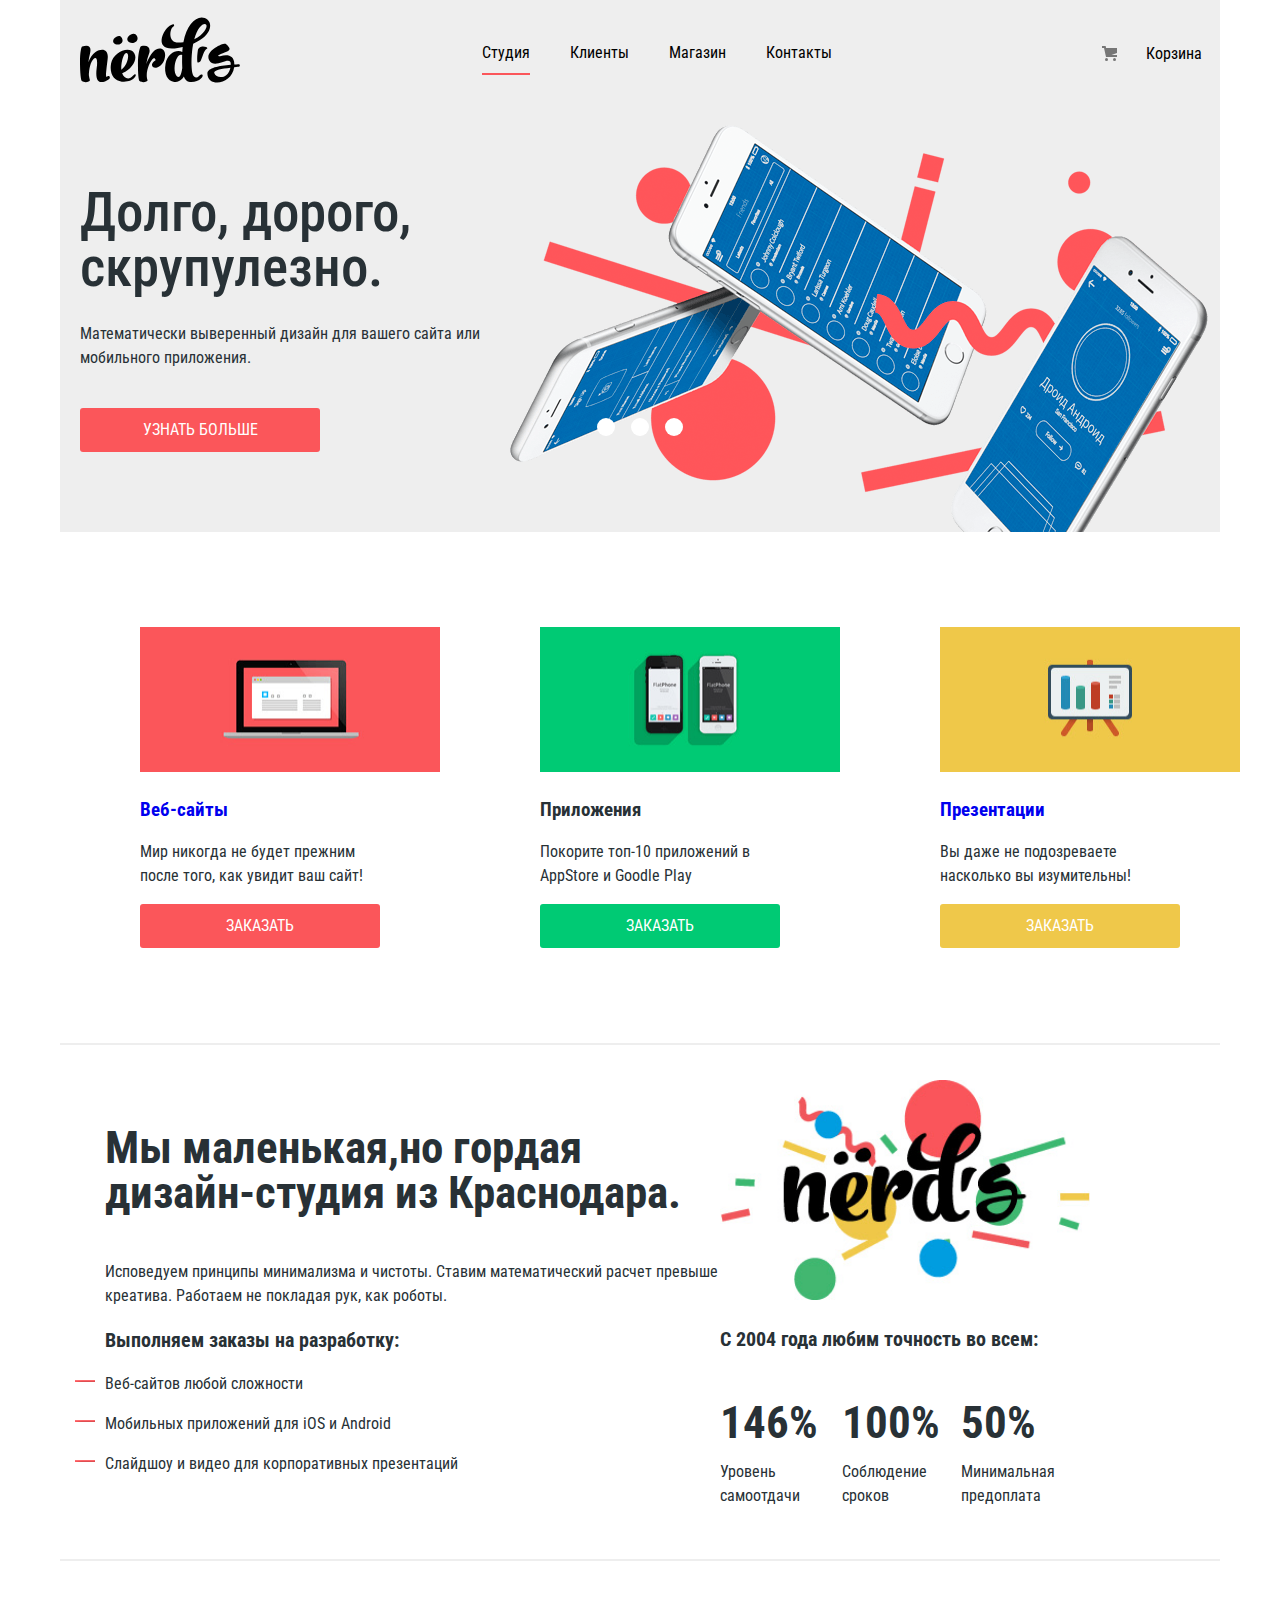
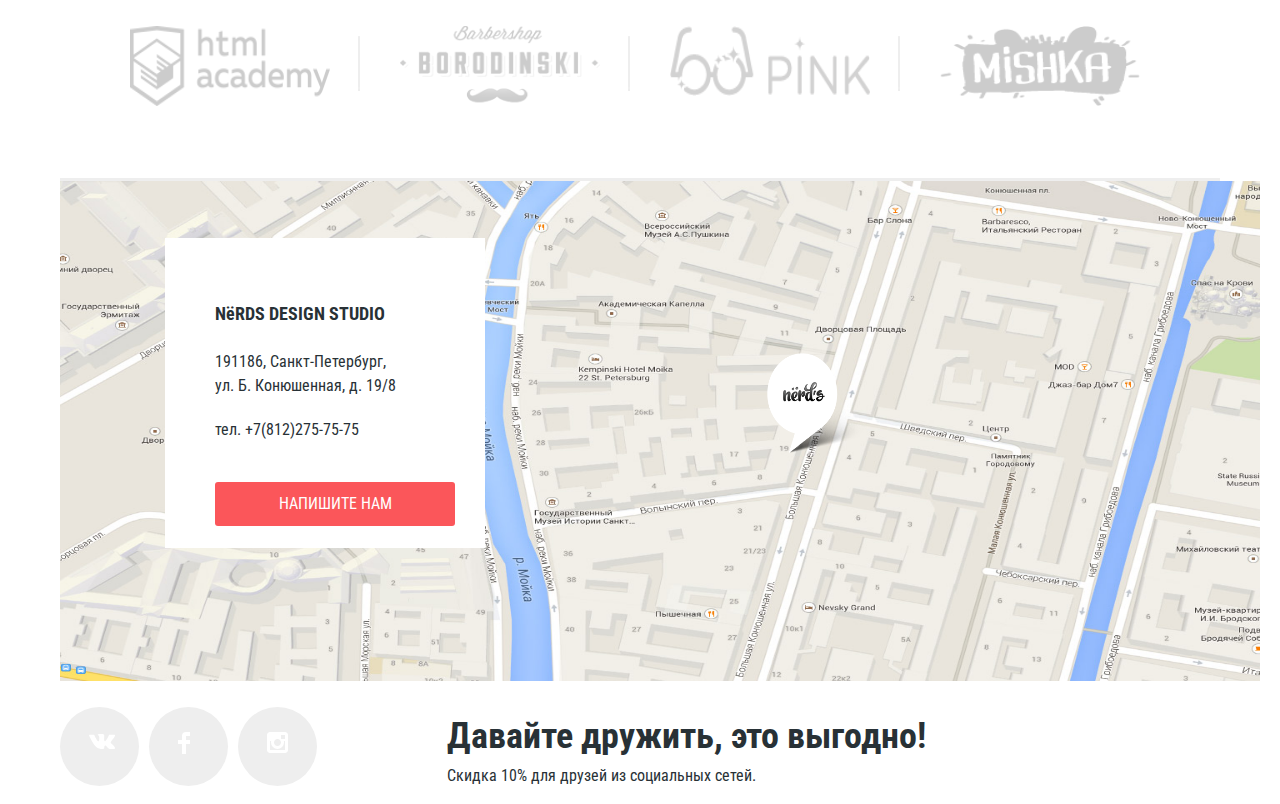
<file: index.html>
<!DOCTYPE html>
<html lang="ru">

<head>
    <meta charset="utf-8">
    <title>Веб-студия "Nurds"</title>
    <link rel="stylesheet" type="text/css" href="css/styles.css">
    <link href="https://fonts.googleapis.com/css?family=Roboto+Condensed:400,700" rel="stylesheet">
</head>
<body>
	<header class="main-header">
	<div class="main-navigation-wrapper">
	  <div class="container container-header">
		<div class="header-logo">
			<img src="svg/nerds-logo.svg" width="160px" height="100px" alt="Логотип веб-студии Nurds">	 
		</div>
		<nav class="main-menu">
			<ul class="menu-list">
				<li class="menu-item">
					<a href="#studio" class="active">Студия</a>
				</li>
				<li class="menu-item">
					<a href="#clients">Клиенты</a>
				</li>
				<li class="menu-item">
					<a href="catalog.html">Магазин</a>
				</li>
				<li class="menu-item">
					<a href="#contacts" >Контакты</a>
				</li>
			</ul>	
			<p class="bag-navigation">
				<a class="">
			Корзина
				</a>
			</p>
		</nav>
	  </div>
	 </div>
	</header>
	<main class="container">
		<h1 class="visually-hidden">О веб-студии</h1>
		<section class="slider">
		  <div class="container">
		  	<h2 class="visually-hidden">Преимущества</h2>
			<div class="slider-controls">
				<i class="active-i"></i>
				<i></i>
				<i></i>

			</div>
			<ul class="slider-list">
				<li class="slider-item">
					<h3>Долго, дорого,<br> скрупулезно.</h3>
					<p>Математически выверенный дизайн для вашего сайта или мобильного приложения.</p>
					<a class="slider-item-button button" href="#">Узнать больше</a>
				</li>
				<li class="slider-item">
					<h3>Любим математику как никто другой</h3>
					<p>Никакого креатива, только математические формулы для расчета идеальный пропорций</p>
					<a class="slider-item-button button" href="#">Узнать больше</a>
				</li>
				<li class="slider-item">
					<h3>Только ночь,<br> только хардкор</h3>
					<p>Работать днем, как все? Мы против этого.<br> Ближе к полуночи работа только начинается.</p>
					<a class="slider-item-button button" href="#">Узнать больше</a>
				</li>
				
			</ul>
		   </div>
		</section>
		<section class="servises">
		  <h2 class="visually-hidden">Наши услуги</h2>
			<ul class="servises-list">
			   <div class="servises-wrapper">
				<li class="servises-items">
					<img src="img/web.png" width="300px" height="145px" alt="Веб-сайты">
					<a href="#">
					<h3 class="servises-title">Веб-сайты</h3>
					</a>
					<p class="servises-text">Мир никогда не будет прежним <br> после того, как увидит ваш сайт!
					</p>
					<a class="button button-servises-web" href="#">Заказать
					</a>
				</li>
				<li class="servises-items">
					<img src="img/app.png" width="300px" height="145px" alt="Приложения">
					
					<h3 class="servises-title">Приложения</h3>
					</a>
					<p class="servises-text">Покорите топ-10 приложений в <br> AppStore и Goodle Play
					</p>
					<a class="button button-servises-app" href="#">Заказать
					</a>
				</li>
				<li class="servises-items">
					<img src="img/present.png" width="300px" height="145px" alt="Презентации">
					<a href="#">
					<h3 class="servises-title">Презентации</h3>
					</a>
					<p class="servises-text">Вы даже не подозреваете <br> насколько вы изумительны!
					 </p>
					<a class="button button-servises-presentation" href="#">Заказать
					</a>
				</li>
			  </div>
			</ul>
		</section>
	  <div class="about-us-column">
		<section class="about-us" id="studio">
			<h2 class="visually-hidden">Немного о нас</h2>
			<p class="about-us-title">
				<b>Мы маленькая,но гордая<br> дизайн-студия из Краснодара.</b>
			</p>
			<p>
				Исповедуем принципы минимализма и чистоты. Ставим математический расчет превыше креатива. Работаем не покладая рук, как роботы.
			</p>
			<p class="about-us-work">Выполняем заказы на разработку:</p>
			<ul class="about-us-list">
				<li class="about-us-items">
					<p>Веб-сайтов любой сложности</p>
				</li>
				<li class="about-us-items">
					<p>Мобильных приложений для iOS и Android</p>
				</li>
				<li class="about-us-items">
					<p>Слайдшоу и видео для корпоративных презентаций</p>
				</li>
			</ul>
		</section>
		<section class="statistic">
			<img src="img/nerds-illustration.png" width="370px" height="220px" alt="Нёрдс">
			<p class="statistic-title">С 2004 года любим точность во всем:</p>
				<div class="statistic-column">
				  <div class="statistic-items">
					<p class="statistic-numbers">146%</p>
					<p>Уровень самоотдачи</p>
				  </div>
				  <div class="statistic-items">
					<p class="statistic-numbers">100%</p>
					<p>Соблюдение сроков</p>
				  </div>
				  <div class="statistic-items">
					<p class="statistic-numbers">50%</p>
					<p>Минимальная предоплата</p>
				   </div>
				</div>
		</section>
	  </div>
		<section class="clients" id="clients">
	  <div class="clients-style">
		<ul class="clients-list">
			<li class="client-items">
				<a class="" href="https://htmlacademy.ru/intensive/htmlcss">
					<img src="img/logo-1.png" width="200px" height="80px" alt="html-academy">
				</a>
			</li>
			<li class="client-items">
				<a class="" href="">
					<img src="img/logo-2.png" width="200px" height="80px" alt="borodinski">
				</a>
			</li>
			<li class="client-items">
				<a class="" href="">
					<img src="img/logo-3.png" width="200px" height="70px" alt="pink">
				</a>
			</li>
			<li class="client-items">
				<a class="" href="">
					<img src="img/logo-4.png" width="200px" height="80px" alt="mishka">
				</a>
			</li>
		</ul>
	  </div>
		</section>
	</main>
	<footer class="main-footer container">
		<section class="map" id="contacts">
			<a href="#" class="map-js">
			<img  src="img/map.jpg" width="1200px" height="500px">
			</a>
			<div class="contacts">
			<h4>NёRDS DESIGN STUDIO</h4>
			
				<p class="contacts-items">
				191186, Санкт-Петербург,<br> ул. Б. Конюшенная, д. 19/8	
				</p>
				<p class="contacts-items">
				тел. +7(812)275-75-75	
				</p>
			
			<botton class="button button-modal" href="">Напишите нам</botton>
		</div>
		<a class="map-js" href="#">
		<img class="map-marker"  src="img/map-marker.png">
		</a>
		</section>
	  <div class="footer-column">
		<ul class="footer-sotial">
			<li>
				<a href="vk.com">
					<svg xmlns="http://www.w3.org/2000/svg" width="26" height="15" viewBox="0 0 26 15"><path fill="#FFF" d="M16.138 11.51c.956-.309 2.18 2.04 3.483 2.939.978.681 1.727.534 1.727.534l3.473-.05s1.815-.112.957-1.554c-.071-.12-.503-1.069-2.585-3.022-2.177-2.043-1.882-1.712.739-5.244 1.597-2.153 2.236-3.468 2.036-4.028-.192-.539-1.365-.399-1.365-.399L20.69.713c-.381.001-.704.119-.851.515-.003.004-.621 1.666-1.445 3.079-1.741 2.989-2.436 3.148-2.724 2.961-.661-.433-.494-1.737-.494-2.664 0-2.897.432-4.105-.846-4.417-.427-.104-.739-.172-1.828-.182-1.392-.021-2.574 0-3.244.329-.445.223-.786.712-.579.74.26.035.843.16 1.155.586.401.552.389 1.789.389 1.789s.229 3.411-.54 3.834c-.528.29-1.25-.302-2.803-3.016-.793-1.388-1.392-2.922-1.392-2.922s-.116-.285-.326-.441c-.25-.185-.6-.244-.6-.244L.848.684S.29.7.085.946c-.182.218-.015.668-.015.668s2.909 6.881 6.203 10.347c3.02 3.182 6.452 2.971 6.452 2.971h1.555s.469-.054.709-.312c.224-.24.214-.691.214-.691s-.031-2.109.935-2.419z"/></svg>
				</a>	
			</li>
			<li>
				<a href="facebook.com">
				<svg xmlns="http://www.w3.org/2000/svg" width="12" height="22" viewBox="0 0 12 22"><path fill="#FFF" d="M12 4V0H8a4 4 0 0 0-4 4v4H0v4h4v10h4V12h4V8H8V4h4z"/></svg>	
				</a>
			</li>
			<li>
				<a href="instagram.com">
				<svg xmlns="http://www.w3.org/2000/svg" width="21" height="21" viewBox="0 0 21 21"><path fill="#FFF" d="M18 0H3C1.35 0 0 1.35 0 3v15c0 1.65 1.35 3 3 3h15c1.65 0 3-1.35 3-3V3c0-1.65-1.35-3-3-3zm-7.5 7c1.93 0 3.5 1.57 3.5 3.5S12.43 14 10.5 14 7 12.43 7 10.5 8.57 7 10.5 7zM18 18H3V9h1.181A6.504 6.504 0 0 0 4 10.5a6.5 6.5 0 1 0 13 0 6.45 6.45 0 0 0-.181-1.5H18v9zm0-11h-4V3h4v4z"/></svg>	
			</a>
			</li>
		</ul>
		<div class="footer-promo">
		<p class="footer-title"><b>Давайте дружить, это выгодно!</b></p>
		<p>Скидка 10% для друзей из социальных сетей.</p>
	    </div>
	   </div>		
	</footer>
	<section class=" modal modal-map">
	<iframe src="https://yandex.ru/map-widget/v1/-/CBB6eUBtlA" width="760px" height="500px" frameborder="1" allowfullscreen="true"></iframe>
	<button class="modal-close" type="botton">
			Закрыть
		</button>	
	</section>

		<section class="modal modal-login">
		<h2>Напишите нам</h2>
		<form class="login-form" action="http://echo.htmlacademy.ru" method="post">
			<div class="form-column">
				<p>
				<label for="user-name">Ваше имя:</label>
				<input id="user-name" type="text" name="login" value="" placeholder="Имя Фамилия" required>
				</p>
				<p>
				<label for="email">Ваш e-mail:</label>
					<input id="email" type="email" name="email" value="" placeholder="email@example.com" required>
				</p>
			</div>
			<p>
			<label for="textarea">Текст письма:</label>
				<textarea id="textarea" rows="" placeholder="В свободной форме" required>
					
				</textarea>
				<button class="button" type="submit">Отправить</button>
			</label>
		</form>
		<button class="modal-close" type="botton">
			Закрыть
		</button>	
	</section>

	<script type="text/javascript" src="js/javaScript.js"></script>
</body>
</html>
</file>
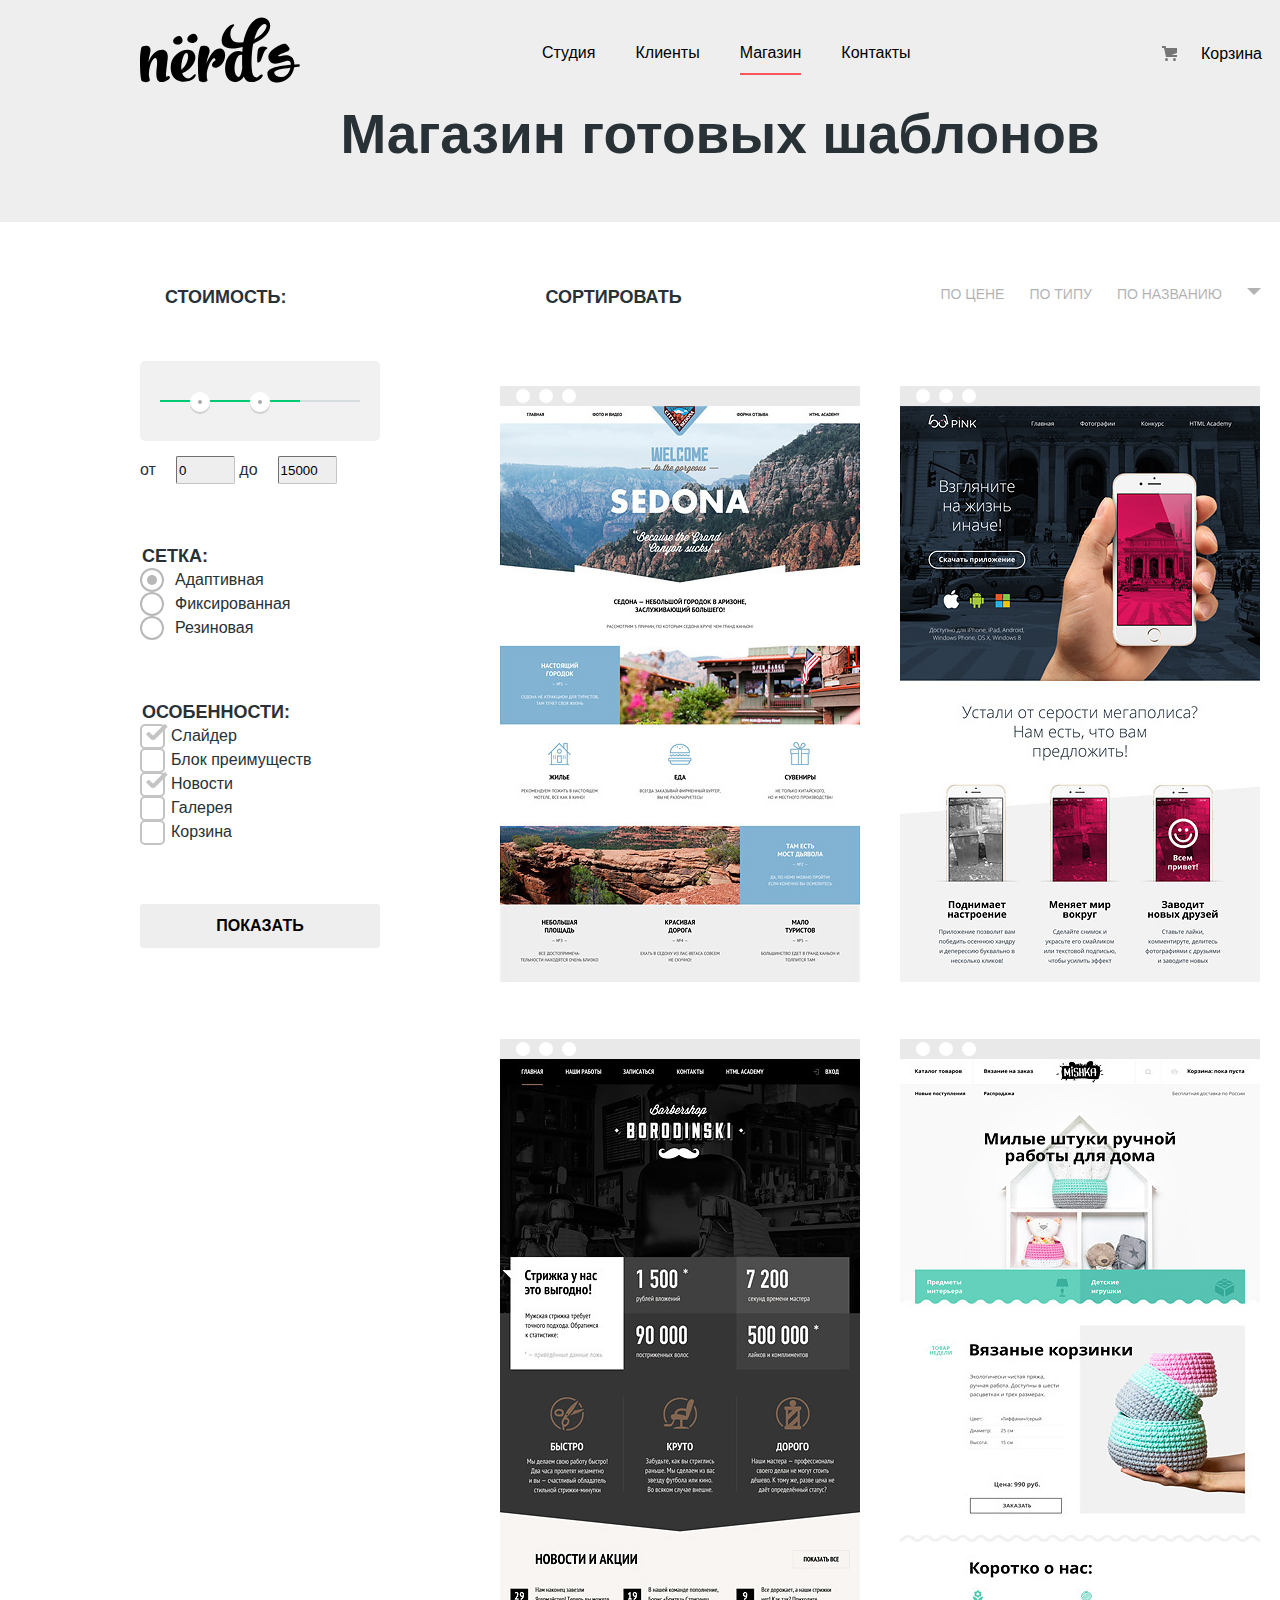
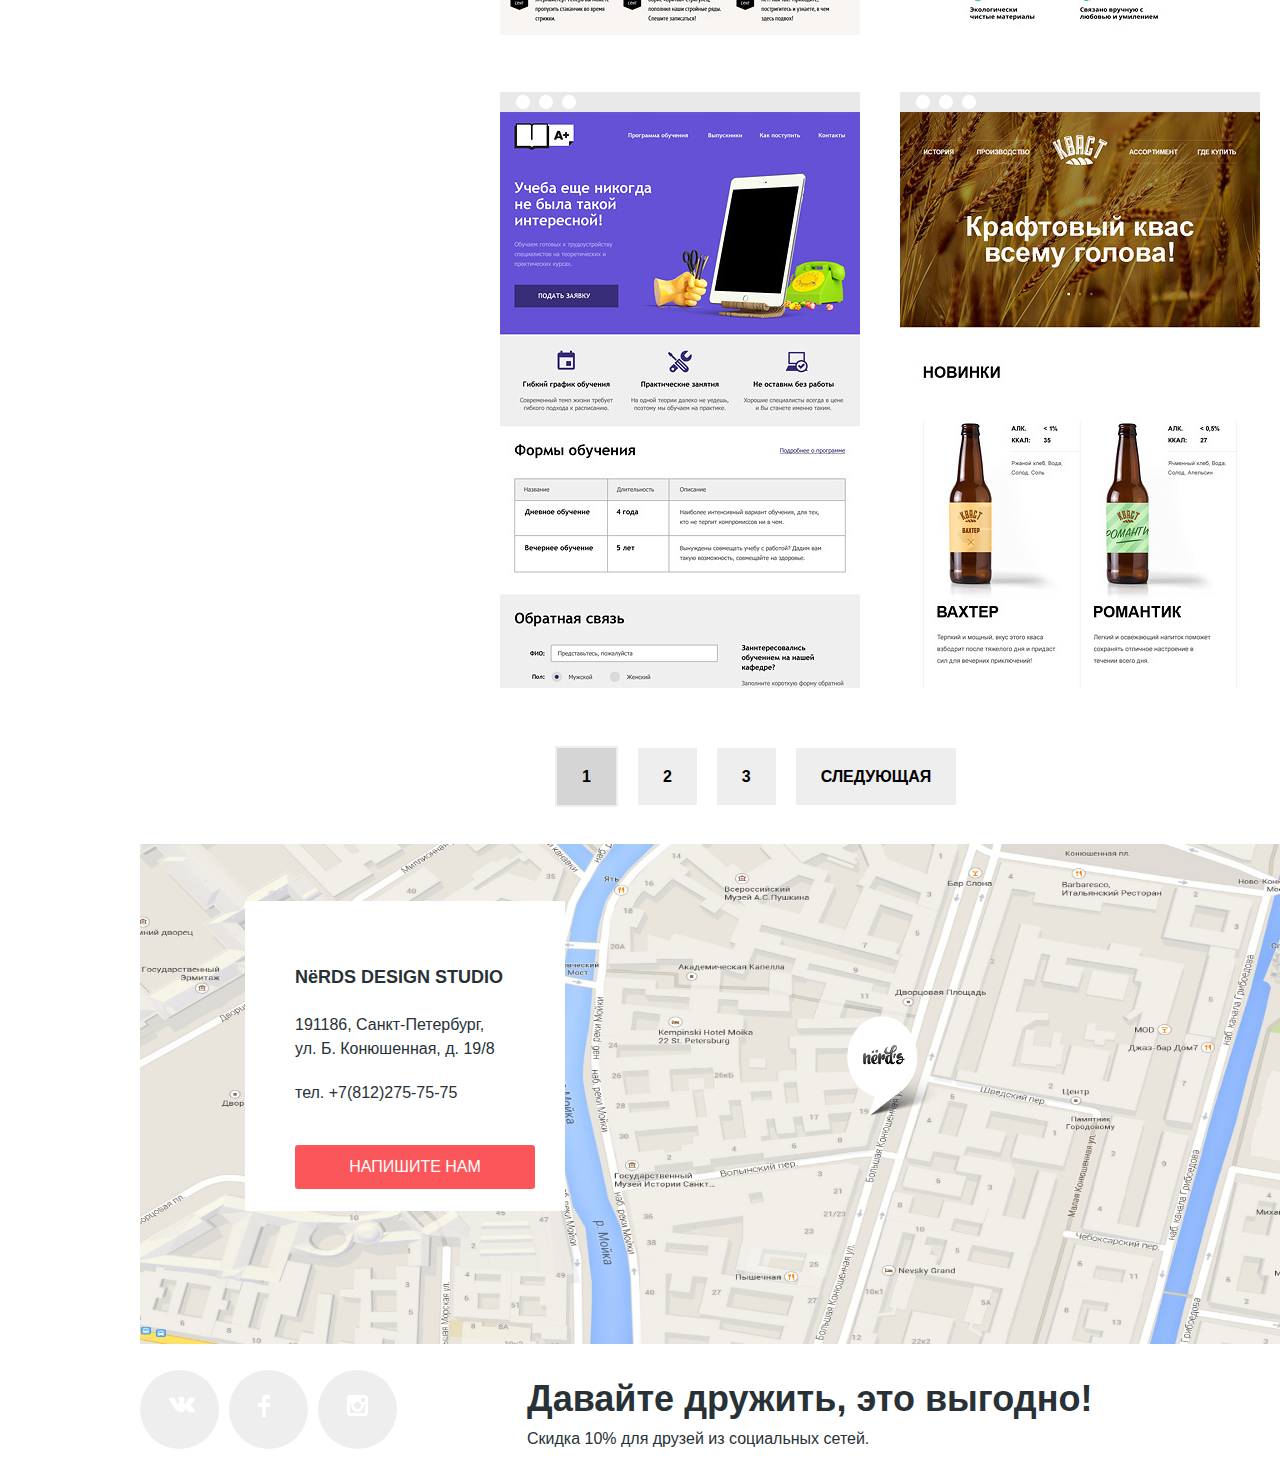
<file: catalog.html>
<!DOCTYPE html>
<html lang="ru">

<head>
    <meta charset="utf-8">
    <title>Веб-студия "Nurds"</title>
    <link rel="stylesheet" type="text/css" href="css/styles.css">
</head>

<body class="inner-page">

	<header class="main-header-catalog container">
		<div class="main-navigation-wrapper">
		  <div class="container">
			<div class="header-logo">
				<a href="index.html">
				<img src="svg/nerds-logo.svg" width="160px" height="100px" alt="Логотип веб-студии Nurds">
				</a>	 
			</div>
			<nav class="main-menu"><ul class="menu-list">
					<li class="menu-item">
						<a href="">Студия</a>
					</li>
					<li class="menu-item">
						<a href="">Клиенты</a>
					</li>
					<li class="menu-item">
						<a href="catalog.html" class="active">Магазин</a>
					</li>
					<li class="menu-item">
						<a href="">Контакты</a>
					</li>
				</ul>	
				<p class="bag-navigation">
				<a class="">
			Корзина
				</a>
			</p>
			</nav>
		  </div>
		 </div>
			<p class="menu-catalog-title">Магазин готовых шаблонов</p>
	</header>
	<main class="container container-catalog">
	  <h1 class="visually-hidden">Стоимость наших услуг</h1>
		<ul class="sort-list">
		  	 		<li class="sort-item sort-title">
						Стоимость:
					</li>
					<li class="sort-item sort-title">
						Сортировать
					</li>
				  <ul class="sort-type">
					<li class="sort-item">
						<a href="#">
							По цене
						</a>
					</li>
					<li class="sort-item">
						<a href="">По типу</a>
					</li>
					<li class="sort-item">
						<a href="">По названию</a>
					</li>
					<li class="sort-item">
						<a href=""><div class="arrow-top"></div></a>
					</li>
					<li class="sort-item">
						<a href=""><div class="arrow-bottom"></div></a>
					</li>
				  </ul>
				</ul>
		  <div class="coast-column">
		  	 
			<section class="coast">
				<h2 class="visually-hidden">Фильтр</h2>
				<form class="filter" action="http://echo.htmlacademy.ru" method="get">
					<fieldset class="filter-item">
						<legend class="visually-hidden">Стоимость:</legend>
						<div class="range-filter">
							<div class="range-controls">
								<div class="scale">
									<div class="bar"></div>	
								</div>
								<div class="toggle toggle-min"></div>
								<div class="toggle toggle-max"></div>
							</div>
							<div class="price-controls">
								<label class="min-price">от<input type="text" name="min-price" value="0"></label>
								<label class="max-price">до<input type="text" name="max-price" value="15000"></label>
								
							</div>
						</div>
					</fieldset>
					<fieldset class="filter-item">
						<legend>Сетка:</legend>
						<ul class="filter-catalog-radio">
							<li class="filter-option-radio">
								<label class="radio">
									<input class="visually-hidden filter-input" type="radio" name="setka" value="adaption" checked>
									<span class="radio-text"></span>
									Адаптивная
								</label>
							</li>
							<li class="filter-option-radio">
								<label class="radio">
									<input class="visually-hidden filter-input" type="radio" name="setka" value="fixed">
									<span class="radio-text"></span>
									Фиксированная
								</label>	
							</li>
							<li class="filter-option-radio">
								<label class="radio">
									<input class="visually-hidden filter-input" type="radio" name="setka" value="rezina">
									<span class="radio-text"></span>
									Резиновая
								</label>
							</li>
						</ul>
					</fieldset>
					<fieldset class="filter-item">
						<legend>Особенности:</legend>
							<ul class="filter-catalog-checkbox">
								<li class="filter-option">
									<label class="checkbox">
										<input class="visually-hidden filter-input" type="checkbox" name="slader" id="slider" 	checked>
										<div class="checkbox-indicator sticks"></div>
										Слайдер
									</label>
								</li>
								<li class="filter-option">
								<label class="checkbox">
									<input class="visually-hidden filter-input" type="checkbox" name="block" id="block">
									<span class="checkbox-indicator"></span>
									Блок преимуществ
								</label>
								</li>
								<li class="filter-option">
									<label class="checkbox">
										<input class="visually-hidden filter-input" type="checkbox" name="news" id="news" 	checked>
										<span class="checkbox-indicator"></span>
										Новости
									</label>
								</li>
								<li class="filter-option">
									<label class="checkbox">
										<input class="visually-hidden filter-input" type="checkbox" name="gallery" id="gallery"	>
										<span class="checkbox-indicator"></span>
										Галерея
									</label>
								</li>
								<li class="filter-option">
									<label class="checkbox">
										<input class="visually-hidden filter-input" type="checkbox" name="bag" id="bag">
										<span class="checkbox-indicator"></span>
										Корзина
									</label>
								</li>
							</ul>
					</fieldset>
				</form>
				<button class="button button-catalog">Показать</button>
			</section>

			<section class="catalog">
				
				<ul class="catalog-list">
					<li class="catalog-items">
						<a href="sedona.com">
							<img src="img/sedona.jpg" width="360px" height="576px" alt="Сайт Sedona">
						</a>
						<div class="catalog-hover">
							<h2 class="catalog-hover-title">Sedona</h2>
							<p class="catalog-hover-text">Информативный сайт для туристов</p>
							<button class="button button-hover">9900 руб.</button>
						</div>	
					</li>
					<li class="catalog-items">
						<a href="pink.com">
							<img src="img/pink.jpg" width="360px" height="576px" alt="Сайт pink">
						</a>
						<div class="catalog-hover">
							<h2 class="catalog-hover-title">Pink app</h2>
							<p class="catalog-hover-text">Продуктовый лендинг приложения для iOS и Android</p>
							<button class="button button-hover">9900 руб.</button>
						</div>	
					</li>
					<li class="catalog-items">
						<a href="borodinski.com">
							<img src="img/barbershop.jpg" width="360px" height="576px" alt="Сайт borodinski">
						</a>
						<div class="catalog-hover">
							<h2 class="catalog-hover-title">Barbershop</h2>
							<p class="catalog-hover-text">Сайт салоны красоты. Для мужчин, да.</p>
							<button class="button button-hover">9900 Руб.</button>
						</div>	
					</li>
					<li class="catalog-items">
						<a href="mishka.com">
							<img src="img/mishka.jpg" width="360px" height="576px" alt="Сайт Mishka">
						</a>
						<div class="catalog-hover">
							<h2 class="catalog-hover-title">Mishka</h2>
							<p class="catalog-hover-text">Интернет-магазин вязанных игрушек</p>
							<button class="button button-hover">9900 руб.</button>
						</div>	
					</li>
					<li class="catalog-items">
						<a href="aplus.com">
							<img src="img/aplus.jpg" width="360px" height="576px" alt="Сайт study">
						</a>
						<div class="catalog-hover">
							<h2 class="catalog-hover-title">A plus</h2>
							<p class="catalog-hover-text">Лендинг курсов повышения квалификации</p>
							<button class="button button-hover">9900 руб.</button>
						</div>	
					</li>
					<li class="catalog-items">
						<a href="kvast.com">
							<img src="img/kvast.jpg" width="360px" height="576px" alt="Сайт kvast">
						</a>
						<div class="catalog-hover">
							<h2 class="catalog-hover-title">Кваст</h2>
							<p class="catalog-hover-text">Промо-сайт производителя кваса</p>
							<button class="button button-hover">9900 руб.</button>
						</div>	
					</li>
					
				</ul>	
			</section>
		 </div>
		
			<ul class="pagination-list">
				<li class="pagination-item">
					<a href="#" class="active-pagination">1</a>
				</li>
				<li class="pagination-item">
					<a href="">2</a>		
				</li>
				<li class="pagination-item">
					<a href="">3</a>	
				</li>
				<li class="pagination-item">
					<a href="">Следующая</a>	
				</li>	
			</ul>	
			<section class="clients">
			
			</section>
	</main>
		<footer class="main-footer container">
		<section class="map" id="contacts">
			<img  class="map-js" src="img/map.jpg" width="1200px" height="500px">
			<!-- Тут будет встроенный фрейм с гугл картой -->
			<div class="contacts">
			<h4>NёRDS DESIGN STUDIO</h4>
			
				<p class="contacts-items">
				191186, Санкт-Петербург,<br> ул. Б. Конюшенная, д. 19/8	
				</p>
				<p class="contacts-items">
				тел. +7(812)275-75-75	
				</p>
			
			<button class="button button-modal" href="#">Напишите нам</button>
		</div>
		<img class="map-marker" src="img/map-marker.png">
		</section>
	  <div class="footer-column">
		<ul class="footer-sotial">
			<li>
				<a href="vk.com">
					<svg xmlns="http://www.w3.org/2000/svg" width="26" height="15" viewBox="0 0 26 15"><path fill="#FFF" d="M16.138 11.51c.956-.309 2.18 2.04 3.483 2.939.978.681 1.727.534 1.727.534l3.473-.05s1.815-.112.957-1.554c-.071-.12-.503-1.069-2.585-3.022-2.177-2.043-1.882-1.712.739-5.244 1.597-2.153 2.236-3.468 2.036-4.028-.192-.539-1.365-.399-1.365-.399L20.69.713c-.381.001-.704.119-.851.515-.003.004-.621 1.666-1.445 3.079-1.741 2.989-2.436 3.148-2.724 2.961-.661-.433-.494-1.737-.494-2.664 0-2.897.432-4.105-.846-4.417-.427-.104-.739-.172-1.828-.182-1.392-.021-2.574 0-3.244.329-.445.223-.786.712-.579.74.26.035.843.16 1.155.586.401.552.389 1.789.389 1.789s.229 3.411-.54 3.834c-.528.29-1.25-.302-2.803-3.016-.793-1.388-1.392-2.922-1.392-2.922s-.116-.285-.326-.441c-.25-.185-.6-.244-.6-.244L.848.684S.29.7.085.946c-.182.218-.015.668-.015.668s2.909 6.881 6.203 10.347c3.02 3.182 6.452 2.971 6.452 2.971h1.555s.469-.054.709-.312c.224-.24.214-.691.214-.691s-.031-2.109.935-2.419z"/></svg>
				</a>	
			</li>
			<li>
				<a href="facebook.com">
				<svg xmlns="http://www.w3.org/2000/svg" width="12" height="22" viewBox="0 0 12 22"><path fill="#FFF" d="M12 4V0H8a4 4 0 0 0-4 4v4H0v4h4v10h4V12h4V8H8V4h4z"/></svg>	
				</a>
			</li>
			<li>
				<a href="instagram.com">
				<svg xmlns="http://www.w3.org/2000/svg" width="21" height="21" viewBox="0 0 21 21"><path fill="#FFF" d="M18 0H3C1.35 0 0 1.35 0 3v15c0 1.65 1.35 3 3 3h15c1.65 0 3-1.35 3-3V3c0-1.65-1.35-3-3-3zm-7.5 7c1.93 0 3.5 1.57 3.5 3.5S12.43 14 10.5 14 7 12.43 7 10.5 8.57 7 10.5 7zM18 18H3V9h1.181A6.504 6.504 0 0 0 4 10.5a6.5 6.5 0 1 0 13 0 6.45 6.45 0 0 0-.181-1.5H18v9zm0-11h-4V3h4v4z"/></svg>	
			</a>
			</li>
		</ul>
		<div class="footer-promo">
		<p class="footer-title"><b>Давайте дружить, это выгодно!</b></p>
		<p>Скидка 10% для друзей из социальных сетей.</p>
	    </div>
	   </div>		
	</footer>
	<!-- модальное окно -->
	<section class=" modal modal-map">
	<iframe src="https://yandex.ru/map-widget/v1/-/CBB6eUBtlA" width="760px" height="500px" frameborder="1" allowfullscreen="true"></iframe>
	<button class="modal-close" type="botton">
			Закрыть
		</button>	
	</section>
	
	<section class="modal modal-login">
		<h2>Напишите нам</h2>
		<form class="login-form" action="http://echo.htmlacademy.ru" method="post">
			<div class="form-column">
				<p>
				<label for="user-name">Ваше имя:</label>
				<input id="user-name" type="text" name="login" value="" placeholder="Имя Фамилия" required>
				</p>
				<p>
				<label for="email">Ваш e-mail:</label>
					<input id="email" type="email" name="email" value="" placeholder="email@example.com" required>
				</p>
			</div>
			<p>
			<label for="textarea">Текст письма:</label>
				<textarea id="textarea" rows="" placeholder="В свободной форме" required>
					
				</textarea>
				<button class="button" type="submit">Отправить</button>
			</label>
		</form>
		<button class="modal-close" type="botton">
			Закрыть
		</button>

	</section>
	<script type="text/javascript" src="js/javaScript.js"></script>
	
</body>
</html>
</file>
<file: css/styles.css>
body,
html{
	margin: 0;
	padding: 0;
}
body{
	font-size: 16px;
	line-height: 24px;
	font-family: 'Roboto Condensed', Arial, sans-serif;
	color:#283136;
	
	margin: auto;
}
.container{
	margin:0 auto;
	padding: 0 20px;
	box-sizing: border-box;
	width: 1200px;
}
a{
	text-decoration: none;
}
.visually-hidden:not(:focus):not(:active),
input[type="cheackbox"].visually-hidden,
input[type="radio"].visually-hidden{
	position: absolute;
	width: 1px;
	height: 1px;
	margin:-1px;
	border:0;
	padding: 0;
	white-space: nowrap;
	clip-path: inset(100%);
	clip: rect(0 0 0 0);
	overflow: hidden;
}
.menu-list,
.about-us-list,
.servises-list,
.clients-list,
.footer-sotial,
.catalog-filter-list,
.catalog-list,
.pagination-list,
.filter-catalog-radio,
.filter-catalog-checkbox{
	list-style: none;
	padding: 0;
	margin: 0;
}


/*менюшка*/
.container-header{
	width: 1160px;
	box-sizing: border-box;
	background:#eee;

}
.main-navigation-wrapper{
	display: flex;
	justify-content: space-between;
}
.main-menu{
	display: flex;
	justify-content: space-between;
	align-items: center;

}
.main-navigation-wrapper{
	width: 100%;	
}
.main-navigation-wrapper .container {
  display: flex;
  justify-content:flex-start;
}
.menu-list{
	margin: 0;
	padding:0;
	width: 440px;
	display: flex;
	margin: auto;	
}
.menu-list li{
	margin-left: 40px;
}
.bag-navigation{
	margin: 0;
	padding: 0;
	margin-left: 200px;
	position: relative;
	text-align: right;
}
.bag-navigation a{
	display: block;
	width: 120px;
	padding-left: 40px;
}
.bag-navigation::before{
	content:"";
	position: absolute;
	top: 12px;
	left: 20px;
	width: 20px;
	height: 20px;
	background-image: url("../img/cart-icon.svg");
	background-repeat: no-repeat;
	opacity: 0.5;

}
.menu-item a,
.bag-navigation a{
	display: block;
	padding: 8px 0;
	color:#000;
	text-decoration: none;
}
.menu-item a:hover,
.bag-navigation a:hover{
	color: #fb565a;
}
.menu-item a:visited,
.bag-navigation a:visited{
	opacity: 0.5;
}
.active,
.menu-item a:active,
.bag-navigation a:active{
	border-bottom: 2px solid  #fb565a;
}
.header-logo{
	margin-right: 202px;
	margin-left: 0px;
}
.header-logo img:hover{
opacity:0.8;
}
.header-logo img:active{
	opacity: 0.3;
}
/*слайдер*/
.slider{
	position: relative;
	background-color: #eee;
}
.slider-controls{
	position: absolute;
	left: 50%;
	bottom: 104px;
	z-index: 100;
	width: 160px;
	height: 18px;
	text-align: center;
	font-size: 0;
	transform: translateX(-50%);
}
.slider-controls i{
	position: relative;
	display: inline-block;
	width: 18px;
	height: 18px;
	border-radius: 50%;
	cursor: pointer;
	padding: 8px;
}
.slider-controls i::after{
	content: "";
	position: absolute;
	top: 8px;
	left: 8px;
	z-index: 1;
	width: 18px;
	height: 18px;
	background-color: #fff;
	border-radius: 50%;
}
.slider-controls .active::before{

}
.slider-list{
	margin: 0;
	padding: 0;
	list-style: none;
}
.slider-item{
	display: none;
	padding: 78px 0 80px 0;
}
.slider-item:nth-child(1){
	display:block;
}
.slider-item:nth-child(1){
	background-image: url(../img/slide1.png);
	background-repeat: no-repeat;
	background-position: 93% 18px;
}
.slider-item:nth-child(2){
	background-image: url(../img/slide2.png);
	background-repeat: no-repeat;
	background-position: 100% 0;
}
.slider-item:nth-child(3){
	background-image: url(../img/slide3.png);
	background-repeat: no-repeat;
	background-position: 100% 20px;
}
.slider-item h3{
	max-width: 600px;
	margin:0;
	margin-bottom: 27px;
	font-size: 55px;
	line-height: 55px;
	font-weight: 500;
}
.slider-item p{
	max-width: 430px;
	margin: 0;
	margin-bottom: 38px;
}


.prevew-container{
	display: flex;
	flex-direction: column;
	order: -1;
}
.servises{
	padding: 95px 80px;
}
.servises-wrapper{
	display: flex;
	justify-content:space-between; 
	
}
.servises-items{
	margin: 0;
	padding: 0;
	margin-right: 100px;
}

/*кнопки*/
.button{
	display: block;
	width: 240px;
	padding: 13px 0;
	font-size: 16px;
	line-height: 18px;
	color:#fff;
	text-align: center;
	background-color: #fb565a;
	text-transform: uppercase;
	box-sizing: border-box;
	border-radius:3px;
	border: none;	
}
.button:hover,
.button:focus{
	background-color: #e74246;
}
.button:active{
	color: rgba(255, 255, 255, 0.3);
	background-color: #d7373b;
	box-shadow: 0 3px rgba(0,0,0,0.1) inset;
}

.button-servises-app{
	background-color: #00ca74;
}
.button-servises-app:hover{
	background-color: #00bc6c;
}
.button-servises-app:active{
	color: rgba(255, 255, 255, 0.3);
	background-color: #00aa62;
	box-shadow: 0 3px rgba(0,0,0,0.1) inset;
}
.button-servises-presentation{
	background-color: #efc84a;
}
.button-servises-presentation:hover{
	background-color: #eab534;
}
.button-servises-presentation:active{
	color: rgba(255, 255, 255, 0.3);
	background-color: #e5a722;
	box-shadow: 0 3px rgba(0,0,0,0.1) inset;
}

.about-us-title {
	font-size: 45px;
	line-height: 45px;	
}
.about-us-column{
	display: flex;
	border-top: 2px solid #eee;
	border-bottom: 2px solid #eee;
	padding: 35px 130px 35px 45px;
	box-sizing: border-box;
}
.about-us-work,
.statistic-title{
	font-size: 20px;
	font-weight: bold;
}
.about-us-items{
	position: relative;
}
.about-us-items::before{
	content: "";
	position: absolute;
	top:8px;
	left:-30px;
	width: 20px;
	height: 18px;
	background-image: url("../img/line.png");
	background-repeat: no-repeat;

}
.statistic{
	width: 540px;
}
.statistic-title{
	margin-bottom: 60px;
}
.statistic-items{
	margin-right: 20px;
}
.statistic-items:last-child{
	margin-right: 0;
}
.statistic-column{
	display: flex;
	justify-content: space-between;
	
}
.statistic-numbers{
	margin: 0;
	padding: 0;
	font-size: 45px;
	font-weight: bold;
	margin-bottom: 25px;

}
.clients-style{
	padding: 65px 70px;
	border-bottom: 3px solid #eeeeee;
}
.clients-list{
	display: flex;
	justify-content: space-around;
}
.client-items{
	margin-right: 70px;
	position: relative;
}
.client-items::after{
	content: "";
	position: absolute;
	top: 10px;
	right:-30px;
	width: 2px;
	height: 55px;
	background-image: url("../img/line-1.png");
}
.client-items:last-child::after{
	visibility: hidden;
}
.client-items img{
	opacity: 0.2;
}
.client-items img:active{
	opacity: 0.1;
}
.client-items img:hover{
	opacity: 1;
}
/*Карта*/
.map{
	width: 100%;
	position: relative;
}
.contacts{
	position: absolute;
	top:57px;
	left: 105px;
	width:320px;
	height: 310px;
	background-color: #fff;
	z-index: 1;
	box-sizing: border-box;
	padding: 50px;
	padding-top: 40px;
}
.contacts-items{
	margin-bottom: 20px;
}
.contacts-items:nth-child(3n){
	margin-bottom: 40px;
}
h4{
	font-size: 18px;
}
.map-marker{
	position: absolute;
	top:172px;
	right:348px;
	width: 105px;
	height: 100px;
}
/*подвальчик*/
.footer-sotial{
	display: flex;
	align-items: center;
}
.footer-sotial a{
	display: block;
	width: 79px;
	height: 79px;
	border-radius: 50%;
	background-color: #eee;
	margin-right: 10px;
}
.footer-sotial a:hover{
	background-color: #e74246;
}
.footer-sotial a:active{
	color: rgba(255, 255, 255, 0.3);
	background-color: #d7373b;
	box-shadow: 0 3px rgba(0,0,0,0.1) inset;
}

.footer-sotial svg{
 /* padding: 30px;*/
  transform: translate(29px, 25px);
}

.footer-sotial svg:active{
	fill-opacity:0.3;
}
.footer-column{
	display: flex;
}
.footer-promo{
	margin-left: 120px;
}
.footer-title{
	font-size: 36px;
	margin-bottom:14px;
}



/*каталог*/
.inner-page{
	width: 1440px;

}
.main-header-catalog{
	width: 100%;
	background-color: #eee;
	padding-bottom: 60px;
}
.menu-catalog-title{
	margin: 0;
	padding: 0;
	font-size: 55px;
	line-height: 55px;
	font-weight: bold;
	text-align: center;

}
.container-catalog{
	box-sizing: border-box;
}
.coast{
	width: 300px;
}
.coast-column{
	display: flex;
	justify-content: space-between;
	
}
.catalog{
	margin-top: 94px;
}
.title {
	font-weight: bold;
	font-size: 18px;
}
.filter-up-form{
	display: flex;
	justify-content: space-between;
	margin-bottom: 25px;
}
.filter-up-form-title-sort{
	margin-left: 130px;
}
.filter-up-form-title{
	font-weight: bold;
	font-size: 18px;
}
.catalog-filter-items{
	margin:0 5px;
}
.catalog-filter-items a{
	color:#000;
	opacity:0.3;
}
.catalog-filter-items a:hover{
	color:#000;
	opacity:0.6;
}
.catalog-filter-items a:visited{
	color:#000;
	opacity:1;
}
.filter{
	text-align: left;
}
.filter-item{
	margin: 0;
	padding: 0;
	border:none;
}
.range-filter{
	width: 240px;
	margin-top: 49px;
}
.range-controls{
	position: relative;
	height: 41px;
	padding-top: 39px;
	padding-right: 20px;
	padding-left: 20px;
	margin-bottom: 15px;
	padding-top: 39px;
	background-color: #f1f1f1;
	border-radius: 5px;
}
.range-controls .scale{
	height: 2px;
	background-color: #d7dcde;
}
.range-controls .bar{
	width: 70%;
	height: 2px;
	background-color: #00ca74;
}
.range-controls .toggle{
	position: absolute;
	top:31px;
	left:0;
	width: 4px;
	height: 4px;
	padding: 0;
	border:8px solid #fff;
	background-color: #ababab;
	border-radius: 50%;
	box-shadow: 0 2px 1px 0 #cfcfcf;
	cursor: pointer;
}
.range-controls .toggle-min{
	left: 50px;
}
.range-controls .toggle-max{
	left:110px;
}
.price-control{
	font-size: 0;
}
.price-control label{
	display: inline-block;
	width: 50%;
	font-size: 16px;
	text-transform: uppercase;
}
.price-control input{
 font-family: 'Roboto', 'Arial', sans-serif;
  font-size: 16px;
  box-sizing: border-box;
  width: 80px;
  margin-left: 10px;
  padding: 8px 10px;
  text-align: center;
  color: #283136;
  border: none;
  border-radius: 5px;
  background: #f1f1f1;
  box-shadow: none;
}
.max-prise{
	text-align: right;
}
.filter-item {
	margin-bottom:60px; 
}
.filter-item legend{
	font-size: 18px;
	line-height: 24px;
	text-transform: uppercase;
	font-weight: 700;
	margin-bottom: 20pxbutton-catalo
}
fieldset{
	border:none;

}

.price-controls input[type="text"]{
	background-color: #eee;
	width: 53px;
	height: 24px;
	margin-left: 20px;
	margin-right: 25px;
	border-radius: 2px;
	border-width: 1px;
    border-color: #C4C4C4;


}
.price-controls input[type="text"]:last-child{
	margin-right: 0;
}
.filter-option{
	position: relative;
	padding-left: 31px;
	cursor: pointer;
}
.filter-option:hover,
.filter-option:focus{
	color: #000;
	
}

.filter-option input[type="radio"] + .filter-radio{
	position: absolute;
	top: 0;
	left: 0px;
	width: 22px;
	height: 22px;
	box-sizing: border-box;
	color: #283136;
	border: 3px solid #4d4d4d;
	border-radius: 50%;	
	opacity: 0.4;
}
.filter-option input[type="radio"]:focus + .filter-radio{
	opacity: 0;
}

 .filter-option input[type="radio"] + .filter-radio::before{
	content: "";
	position: absolute;
	top: 4px;
	left: 4px;
	width: 7px;
	height: 7px;
	border-radius: 50%;
	background-color: #4d4d4d;
}

 .filter-option input[type="radio"]:hover + .filter-radio::before{
	opacity: 1;
 }
.radio input{
	position: absolute;
	z-index: 1;
	opacity: 0;
	margin:10px 0 0 7px;
}
.radio-text{
	position: relative;
	padding: 0 0 0 35px;
	cursor: pointer;
}
.radio-text::before{
	content: "";
	position: absolute;
	top: -3px;
	left: 0;
	width: 20px;
	height: 20px;
	border-radius: 50%;
	border:2px solid #b8b8b8;
}
.radio-text::after{
	content: "";
	position: absolute;
	top: 4px;
	left: 7px;
	width: 10px;
	height: 10px;
	border-radius: 50%;
	background-color: #b8b8b8;
	opacity: 0;
}
.radio input:checked + .radio-text:after{
	opacity: 1;
}
 .radio input[type="radio"]:hover + .radio-text::before{
	border:2px solid #4d4d4d;
 }
 .radio input[type="radio"]:hover + .radio-text::after{
 	background-color: #4d4d4d;
 }
 .radio input[disabled] + .radio-text::before{
	border:2px solid #f5f5f5;
 }
.radio input[disabled] + .radio-text::after{
	background-color:  #f5f5f5;
 }
 .checkbox input{
 	position: absolute;
 	z-index: -1;
 	opacity: 0;
 	margin: 10px 0 0 20px;
 }

.checkbox input[type="checkbox"] + .checkbox-indicator{
	position: absolute;
	top: 0;
	left: 0;
	width: 21px;
	height: 21px;
	border: 2px solid #c4c4c4;
	border-radius: 5px;
	cursor: pointer;
}
.checkbox input[type="checkbox"]:hover + .checkbox-indicator{
 	border: 2px solid #000000;
}
.checkbox input[type="checkbox"]:checked + .checkbox-indicator::before,
.checkbox input[type="checkbox"]:checked + .checkbox-indicator::after{
	content: "";
	position: absolute;
	background-color:#c4c4c4;
}
.checkbox input[type="checkbox"]:checked + .checkbox-indicator::before{
	top: 8px;
	left: 4px;
	width: 9px;
	height: 4px;
	transform: rotate(45deg);

}
.checkbox input[type="checkbox"]:checked + .checkbox-indicator::after{
	top: 4px;
	left: 8px;
	width:19px;
	height: 4px;
	transform: rotate(-45deg);
}
.checkbox input[type="checkbox"]:hover + .checkbox-indicator::before,
.checkbox input[type="checkbox"]:hover + .checkbox-indicator::after{
	background-color: #000;
}
/*Сортировка над товароми*/
.sort-list{
	display: flex;
	flex-direction: row;

	
	justify-content: space-between;
	margin: 0;
	padding: 0;

	list-style: none;
}
.sort-item{
	margin-top: 60px;
	text-transform: uppercase;
	margin-left: 25px;
}
.sort-item a{
	color:#000;
	font-size: 14px;
	opacity: 0.3;
}
.sort-item a:hover{
	opacity: 0.6;
}
.sort-item a:active{
	opacity: 1;
}
.sort-item div{
margin-top: 6px;
width: 0;
  height: 0;
  border: 7px solid transparent; 
  }
div.arrow-top {
  border-top-color: #000;  
  border-bottom: 0;
  }
 div.arrow-bottom {
  border-bottom-color: #a6a6a6;  
  border-top: 0;
}
.sort-title{
	font-size: 18px;
	line-height: 30px;
	font-weight: bold;
}
.sort-type{
	display:flex;
	margin:0;

	padding: 0;
	list-style: none;
}

.catalog{
	max-width: 820px;
	margin-left: 20px;
}
.button-catalog{
	background-color: #eee;
	color:black;
	font-weight: bold;
}
.button-catalog:hover{
	background-color: #dfdfdf;
}
.button-catalog:link,
.button-catalog:active,
.button-catalog:visited,
.button-catalog:focus{
	background-color:#dfdfdf;
	color:#b7b7b7;
	box-shadow:inset 0 3px 0 rgba(0,0,0,0.1); 
}


.catalog-filter-list,
.catalog-list{
	display: flex;
}
.catalog-list{
	justify-content: flex-end;
	flex-basis: 780px;
	flex-wrap: wrap;
	padding: 0;
	margin: 0;
}
.catalog-items{
	margin-right: 40px;
	margin-bottom: 70px;
	position: relative;
}


.catalog-items::before{
	content: "";
	position: absolute;
	top: -20px;
	left: 0px;
	width: 360px;
	height: 20px;
	background-image: url("../img/browser.png");
	background-repeat: no-repeat;
	background-position: center;
	opacity: 0.12;
}
.catalog-items:hover::before{
	opacity: 1;
}
.catalog-items:hover .catalog-hover{
	display: block;
}

.catalog-hover{
	position: absolute;
	bottom: 0;
	display: none;
	width: 360px;
	min-height: 231px;
	background-color: #eeeeee;
}


.catalog-hover-title{
	font-size: 18px;
	line-height: 30px;
	font-weight: bold;
	text-transform: uppercase;
	margin-top: 32px;
	text-align: center;
}
.catalog-hover-text{
	font-size: 16px;
	line-height: 18px;
	color: #666666;
	text-align: center;
	
	margin-top: 25px;
	padding-left: 75px;
	padding-right: 75px;
}
.button-hover{
	margin: 0 auto;
	margin-top: 33px;

}


.pagination-list{
	display: flex;
	justify-content: space-between;
	margin: auto;
	width: 370px;
}
.pagination-item{
	margin-left: 20px;
	margin-bottom: 55px;
	
}

.pagination-item a{
	background-color: #eeeeee;
	color:#000;
	width: 50px;
	min-height: 50px;
	box-sizing: border-box;
	text-align: center;
	vertical-align: center;
	padding: 20px 25px;
	text-transform: uppercase;
	font-size: inherit;
	font-weight: bold;

}
 .pagination-item a.active-pagination {
	border: 2px solid #eee;
	background-color: #fff;
}


.pagination-item a:hover{
	color:#000;
	background-color: #dfdfdf;
}
.pagination-item a:link{
	color:#000;
	background-color: #d5d5d5;
}

@keyframes bounce{
	0%{
		transform: translateX(-2000px);
	}
	70%{
		transform: translateX(500px);
	}
	90%{
		transform: translateX(-490px);
	}
	100%{
		transform: translateX(0);
	}
}
@keyframes shake{
	0%,
	100% {
		transform: translateX(0);
	}
	10%,
	30%,
	50%,
	70%,
	90% {
		transform: translateX(-10px);
	}
	20%,
	40%,
	60%,
	80% {
		transform: translateX(10px);
	}
}


.modal{
	position: fixed;
	color:#000;
	display: none;
}

.modal-show{
	display: block;
	z-index: 1;
	animation: bounce 0.6s;
}
.modal-error{
	animation: shake 0.6s;
}
.modal-login{

	bottom: 152px;
	left: 50%;
	width:960px;
	margin-left: -480px;
	padding:60px 100px;
	box-sizing: border-box;
	background-color: #fff;
	box-shadow: 0 30px 50px rgba(0,0,0, 0.75);
}
.modal-map{
	bottom: 152px;
	left: 50%;
	width:960px;
	margin-left: -480px;
	padding:60px 100px;
	box-sizing: border-box;
	background-color: #fff;
	box-shadow: 0 30px 50px rgba(0,0,0, 0.75);
}

.modal-close{
	position: absolute;
	top: 28px;
	right: 58px;
	width:21px; 
	height:21px;
	font-size:0;
	cursor: pointer;
	border: none;
	background-color: #fff;
}
.modal-close::before,
.modal-close::after{
	content: "";
	top: 8px;
	left: 0;
	position: absolute;
	width: 19px;
	height: 3px;
	background-color: #fb565a;
}
.modal-close::before{
	transform: rotate(45deg);
}
.modal-close::after{
	transform: rotate(-45deg);
}
.modal-login h2{
	font-size: 45px;
	line-height: 45px;
	font-weight: bold;
	margin-bottom: 45px;
}
.modal-login p{
	margin: 0;
	margin-bottom: 45px;
}

.login-form label{
	display: block;
	font-weight: bold;
	font-size: 16px;
	line-height: 18px;
}

.login-form input[type="text"],
.login-form input[type="email"],
.login-form textarea{
	font-size: inherit;
	font-family: inherit;
	width: 360px;
	padding:20px 10px;
	box-sizing: border-box;
	outline: #d7dcde solid 1px;
}
.login-form input[type="text"]:hover,
.login-form input[type="email"]:hover,
.login-form textarea:hover{
		outline: #eee solid 2px;
}
.login-form input[type="text"]:focus,
.login-form input[type="email"]:focus,
.login-form textarea:focus{
	
	outline: #000 solid 3px;
}
.login-form input[type="text"]required,
.login-form input[type="email"]required,
.login-form textarea[required]{
	outline: #e74246 solid 2px;
	color: #e74246;
}
.login-form textarea{
	width: 100%;
	margin-bottom: 32px;
}
.form-column{
	display: flex;
	flex-wrap: wrap;
	justify-content: space-between;
	margin: ;
}
.modal-map iframe{
	position: relative;
	z-index: 2;
	border: none;
}
</file>
